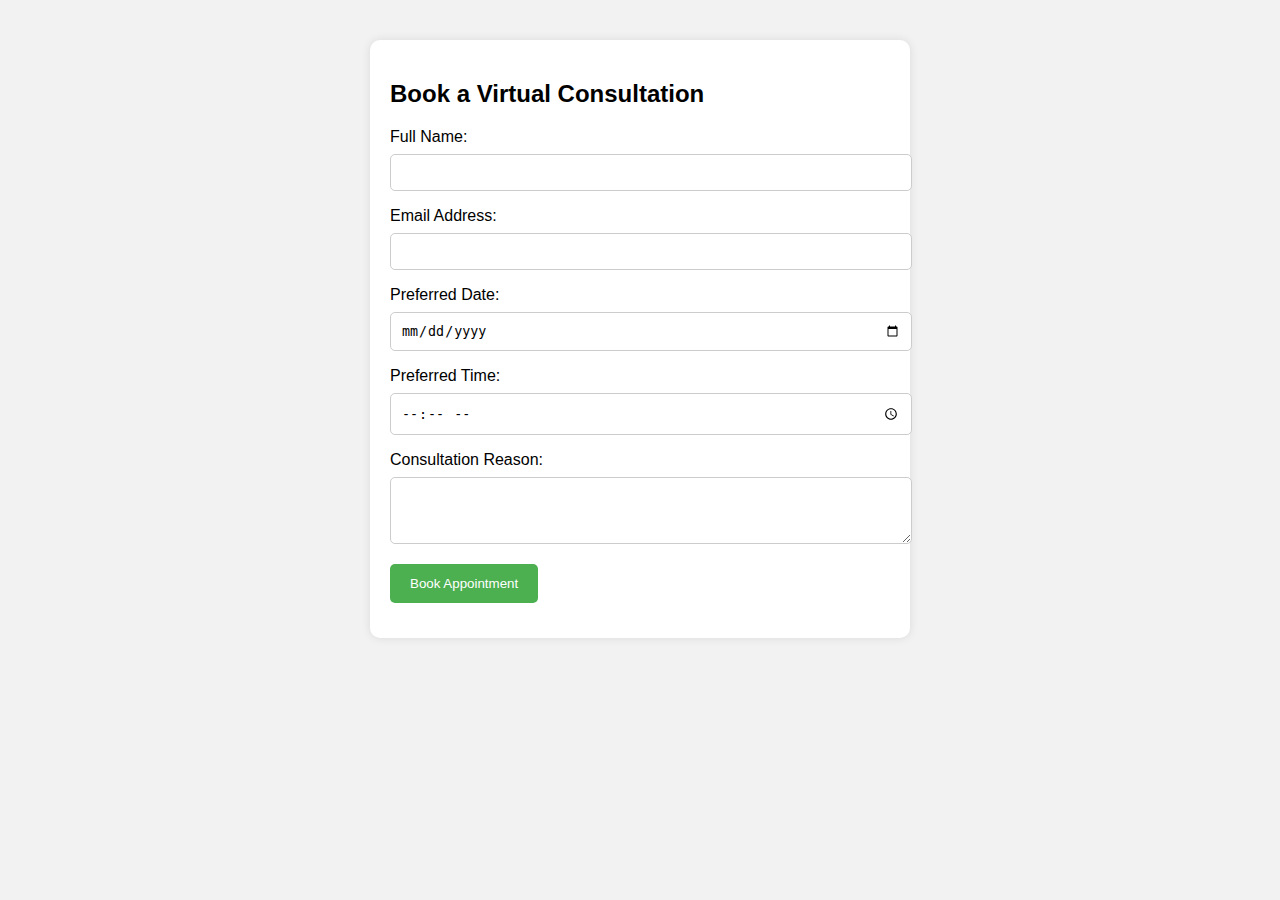
<file: appointment.html>
<!DOCTYPE html>
<html lang="en">
<head>
  <meta charset="UTF-8">
  <title>Book for Consultation</title>
  <style>
    body {
      font-family: Arial, sans-serif;
      padding: 2rem;
      background-color: #f2f2f2;
    }
    .form-container {
      max-width: 500px;
      background: white;
      padding: 20px;
      border-radius: 10px;
      margin: auto;
      box-shadow: 0 0 10px rgba(0,0,0,0.1);
    }
    input, textarea {
      width: 100%;
      padding: 10px;
      margin-top: 8px;
      margin-bottom: 16px;
      border: 1px solid #ccc;
      border-radius: 5px;
    }
    button {
      background-color: #4CAF50;
      color: white;
      padding: 12px 20px;
      border: none;
      border-radius: 5px;
      cursor: pointer;
    }
    button:hover {
      background-color: #45a049;
    }
    #booking-result {
      margin-top: 15px;
      color: green;
    }
  </style>
</head>
<body>

  <div class="form-container">
    <h2>Book a Virtual Consultation</h2>
    <form id="appointment-form">
      <label for="fullname">Full Name:</label>
      <input type="text" id="fullname" name="fullname" required>

      <label for="email">Email Address:</label>
      <input type="email" id="email" name="email" required>

      <label for="date">Preferred Date:</label>
      <input type="date" id="date" name="date" required>

      <label for="time">Preferred Time:</label>
      <input type="time" id="time" name="time" required>

      <label for="reason">Consultation Reason:</label>
      <textarea id="reason" name="reason" rows="3" required></textarea>

      <button type="submit">Book Appointment</button>
    </form>

    <div id="booking-result"></div>
  </div>

  <script>
    document.getElementById("appointment-form").addEventListener("submit", function(e) {
      e.preventDefault();

      const result = document.getElementById("booking-result");
      result.textContent = "Booking your appointment...";

      // Simulate backend booking
      setTimeout(() => {
        result.innerHTML = "<strong>Appointment booked successfully!</strong><br>We’ll contact you shortly via email.";
        this.reset();
      }, 1500);
    });
  </script>

</body>
</html>
</file>
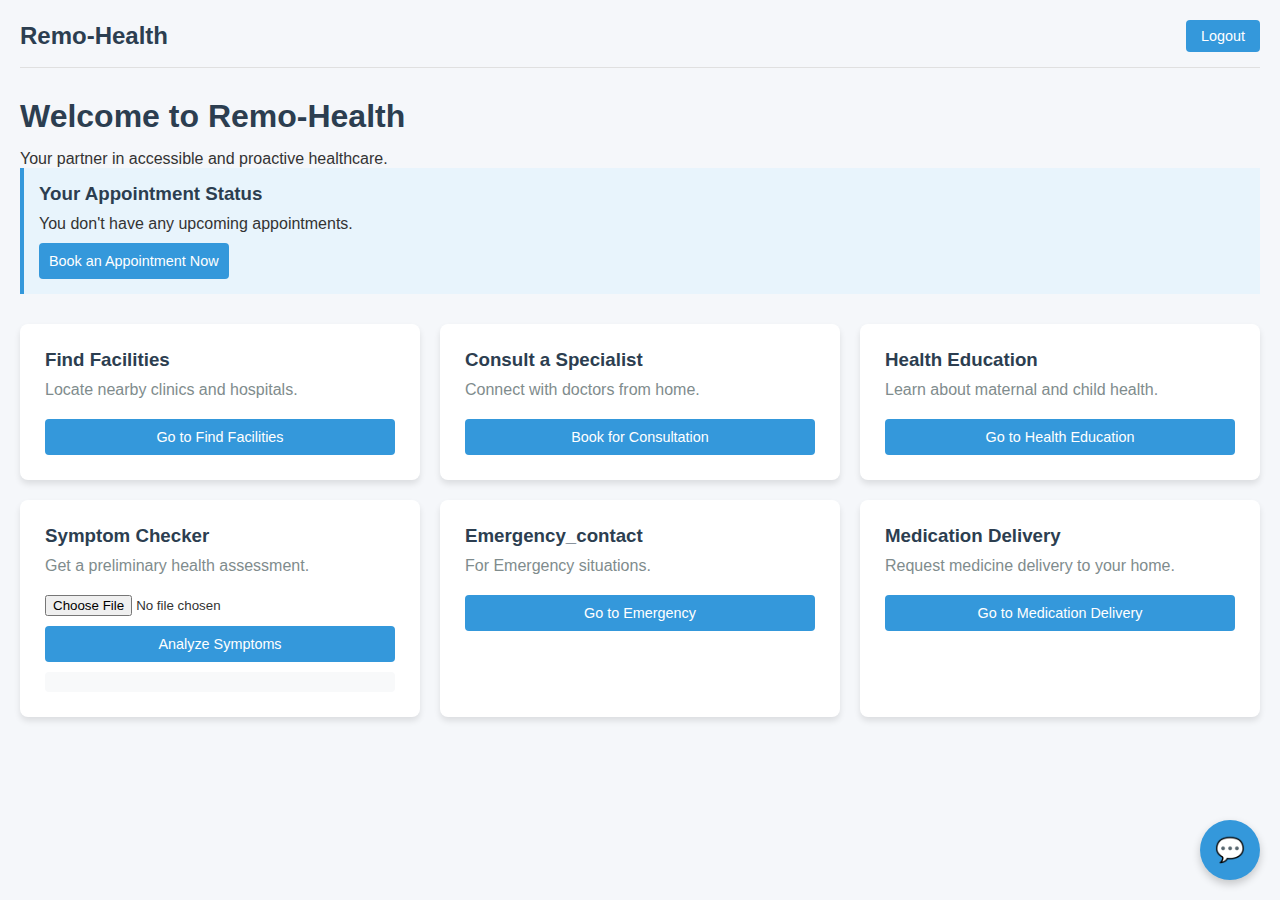
<file: dashboard.html>
<!DOCTYPE html>
<html lang="en">
<head>
  <meta charset="UTF-8" />
  <meta name="viewport" content="width=device-width, initial-scale=1" />
  <title>HealthReach Dashboard</title>
  <!-- Botpress Chat Scripts -->
  <script src="https://cdn.botpress.cloud/webchat/v3.0/inject.js" defer></script>
  <script src="https://files.bpcontent.cloud/2025/05/17/22/20250517224217-DRGP58ZI.js" defer></script>
  <style>
    * {
      box-sizing: border-box;
      font-family: 'Segoe UI', Tahoma, Geneva, Verdana, sans-serif;
      margin: 0;
      padding: 0;
    }
 
    body {
      background-color: #f5f7fa;
      color: #333;
      padding: 20px;
    }
 
    header {
      display: flex;
      justify-content: space-between;
      align-items: center;
      margin-bottom: 30px;
      padding-bottom: 15px;
      border-bottom: 1px solid #e0e0e0;
    }
 
    .logo {
      font-size: 24px;
      font-weight: bold;
      color: #2c3e50;
    }
 
    .user-menu {
      display: flex;
      align-items: center;
      gap: 15px;
    }
 
    .user-menu button {
      padding: 8px 15px;
      background-color: #3498db;
      color: white;
      border: none;
      border-radius: 4px;
      cursor: pointer;
    }
 
    h1 {
      color: #2c3e50;
      margin-bottom: 15px;
    }
 
    .card-grid {
      display: grid;
      grid-template-columns: repeat(auto-fill, minmax(300px, 1fr));
      gap: 20px;
      margin-top: 30px;
    }
 
    .card {
      background: white;
      border-radius: 8px;
      box-shadow: 0 4px 6px rgba(0, 0, 0, 0.1);
      padding: 25px;
      transition: transform 0.3s;
    }
 
    .card:hover {
      transform: translateY(-5px);
    }
 
    .card h3 {
      color: #2c3e50;
      margin-bottom: 10px;
    }
 
    .card p {
      color: #7f8c8d;
      margin-bottom: 20px;
    }
 
    button {
      width: 100%;
      padding: 10px;
      background-color: #3498db;
      color: white;
      border: none;
      border-radius: 4px;
      cursor: pointer;
      font-size: 0.9em;
      transition: background-color 0.3s;
    }
 
    button:hover {
      background-color: #2980b9;
    }
 
    input[type="file"] {
      width: 100%;
      margin-bottom: 10px;
    }
 
    #analysis-result {
      margin-top: 10px;
      padding: 10px;
      background: #f8f9fa;
      border-radius: 4px;
    }
 
    /* Appointment Tracking Card Styles */
    .appointment-status {
      background: #e8f4fc;
      border-left: 4px solid #3498db;
      padding: 15px;
      margin-bottom: 20px;
    }
 
    .appointment-status h3 {
      color: #2c3e50;
      margin-bottom: 10px;
    }
 
    .status-item {
      display: flex;
      justify-content: space-between;
      padding: 8px 0;
      border-bottom: 1px solid #e0e0e0;
    }
 
    .status-item:last-child {
      border-bottom: none;
    }
 
    .status-label {
      font-weight: 500;
    }
 
    .status-value {
      font-weight: bold;
    }
 
    .status-pending {
      color: #e67e22;
    }
 
    .status-confirmed {
      color: #2ecc71;
    }
 
    .status-cancelled {
      color: #e74c3c;
    }
    .chatbot-toggle {
  position: fixed;
  bottom: 20px;
  right: 20px;
  background-color: #3498db;
  color: white;
  border: none;
  border-radius: 50%;
  width: 60px;
  height: 60px;
  font-size: 24px;
  cursor: pointer;
  box-shadow: 0 4px 8px rgba(0,0,0,0.2);
  z-index: 999;
  display: flex;
  align-items: center;
  justify-content: center;
}
 
    @media (max-width: 768px) {
      .card-grid {
        grid-template-columns: 1fr;
      }
    }
  </style>
</head>
<body>
  <header>
    <div class="logo">Remo-Health</div>
    <div class="user-menu">
   
      <button onclick="window.location.href='index.html'">Logout</button>
    </div>
  </header>
 
  <div class="main-content">
    <h1>Welcome to Remo-Health</h1>
    <p>Your partner in accessible and proactive healthcare.</p>
 
    <!-- Appointment Status Tracking Card -->
    <div class="appointment-status" id="appointment-tracker">
      <h3>Your Appointment Status</h3>
      <div id="appointment-details">
        <p>You don't have any upcoming appointments.</p>
      </div>
    </div>
 
    <div class="card-grid">
      <div class="card">
        <h3>Find Facilities</h3>
        <p>Locate nearby clinics and hospitals.</p>
        <button id="btn-facilities">Go to Find Facilities</button>
      </div>
     
      <div class="card">
        <h3> Consult a Specialist</h3>
        <p>Connect with doctors from home.</p>
        <button id="btn-consultations">Book for Consultation</button>
      </div>
     
      <div class="card">
        <h3>Health Education</h3>
        <p>Learn about maternal and child health.</p>
        <button onclick="window.location.href='health-education.html'">Go to Health Education</button>
      </div>
     
      <div class="card">
        <h3>Symptom Checker</h3>
        <p>Get a preliminary health assessment.</p>
        <input type="file" id="image-upload" accept="image/*">
        <button id="btn-analyze">Analyze Symptoms</button>
        <div id="analysis-result"></div>
      </div>
     <div class="card">
        <h3> Emergency_contact</h3>
        <p>For Emergency situations.</p>
        <button onclick="window.location.href='Emergency_contact.html'">Go to Emergency</button>
      </div>
     
      <div class="card">
        <h3>Medication Delivery</h3>
        <p>Request medicine delivery to your home.</p>
        <button onclick="window.location.href='delivery.html'">Go to Medication Delivery</button>
      </div>
    </div>
  </div>
 <button class="chatbot-toggle" id="chatbotToggle">💬</button>
  <script>
    // Navigation and basic functionality
    document.getElementById('btn-facilities').addEventListener('click', function() {
      window.open("https://www.google.com/maps/search/health+care+facilities+near+Mthatha/", "_blank");
    });
 
    document.getElementById('btn-consultations').addEventListener('click', function() {
      window.location.href = 'book-consultation.html';
    });
 
    // Symptom checker simulation
    document.getElementById('btn-analyze').addEventListener('click', function() {
      const fileInput = document.getElementById('image-upload');
      const resultDiv = document.getElementById('analysis-result');
 
      if (!fileInput.files || fileInput.files.length === 0) {
        resultDiv.innerHTML = "<span style='color:red;'>Please upload an image first.</span>";
        return;
      }
 
      const file = fileInput.files[0];
      const reader = new FileReader();
 
      reader.onload = function(e) {
        resultDiv.innerHTML = `
          <p><strong>Image uploaded successfully.</strong></p>
          <p><em>Analyzing...</em></p>
        `;
 
        setTimeout(() => {
          resultDiv.innerHTML += `
            <p><strong>Preliminary Results:</strong></p>
            <ul>
              <li>Possible skin irritation detected</li>
              <li>No visible inflammation</li>
              <li>Recommend seeing a dermatologist</li>
            </ul>
          `;
        }, 2000);
      };
 
      reader.readAsDataURL(file);
    });
 
    // Check for existing appointments in localStorage (simulated)
    function checkAppointments() {
      const appointmentData = localStorage.getItem('currentAppointment');
      const appointmentDetails = document.getElementById('appointment-details');
     
      if (appointmentData) {
        const appointment = JSON.parse(appointmentData);
       
        let statusClass = '';
        if (appointment.status === 'Confirmed') statusClass = 'status-confirmed';
        if (appointment.status === 'Cancelled') statusClass = 'status-cancelled';
        if (appointment.status === 'Pending') statusClass = 'status-pending';
       
        appointmentDetails.innerHTML = `
          <div class="status-item">
            <span class="status-label">Date:</span>
            <span class="status-value">${appointment.date}</span>
          </div>
          <div class="status-item">
            <span class="status-label">Time:</span>
            <span class="status-value">${appointment.time}</span>
          </div>
          <div class="status-item">
            <span class="status-label">Specialist:</span>
            <span class="status-value">${appointment.specialist}</span>
          </div>
          <div class="status-item">
            <span class="status-label">Status:</span>
            <span class="status-value ${statusClass}">${appointment.status}</span>
          </div>
          ${appointment.status === 'Confirmed' ?
            '<p style="margin-top:10px;">Your appointment has been confirmed. You will receive a reminder before your appointment.</p>' :
            appointment.status === 'Cancelled' ?
            '<p style="margin-top:10px;">We\'re sorry your appointment was cancelled. Please book another time.</p>' :
            '<p style="margin-top:10px;">Your appointment is pending confirmation. You will receive an email when it\'s processed.</p>'}
        `;
      } else {
        appointmentDetails.innerHTML = `
          <p>You don't have any upcoming appointments.</p>
          <button onclick="window.location.href='book-consultation.html'"
                  style="margin-top:10px; width:auto;">
            Book an Appointment Now
          </button>
        `;
      }
    }
 
    // Check for appointment status on page load
    window.addEventListener('DOMContentLoaded', checkAppointments);
 
    // Simulate receiving real-time updates (for demo purposes)
    setInterval(checkAppointments, 5000);
  </script>
</body>
</html>
</file>
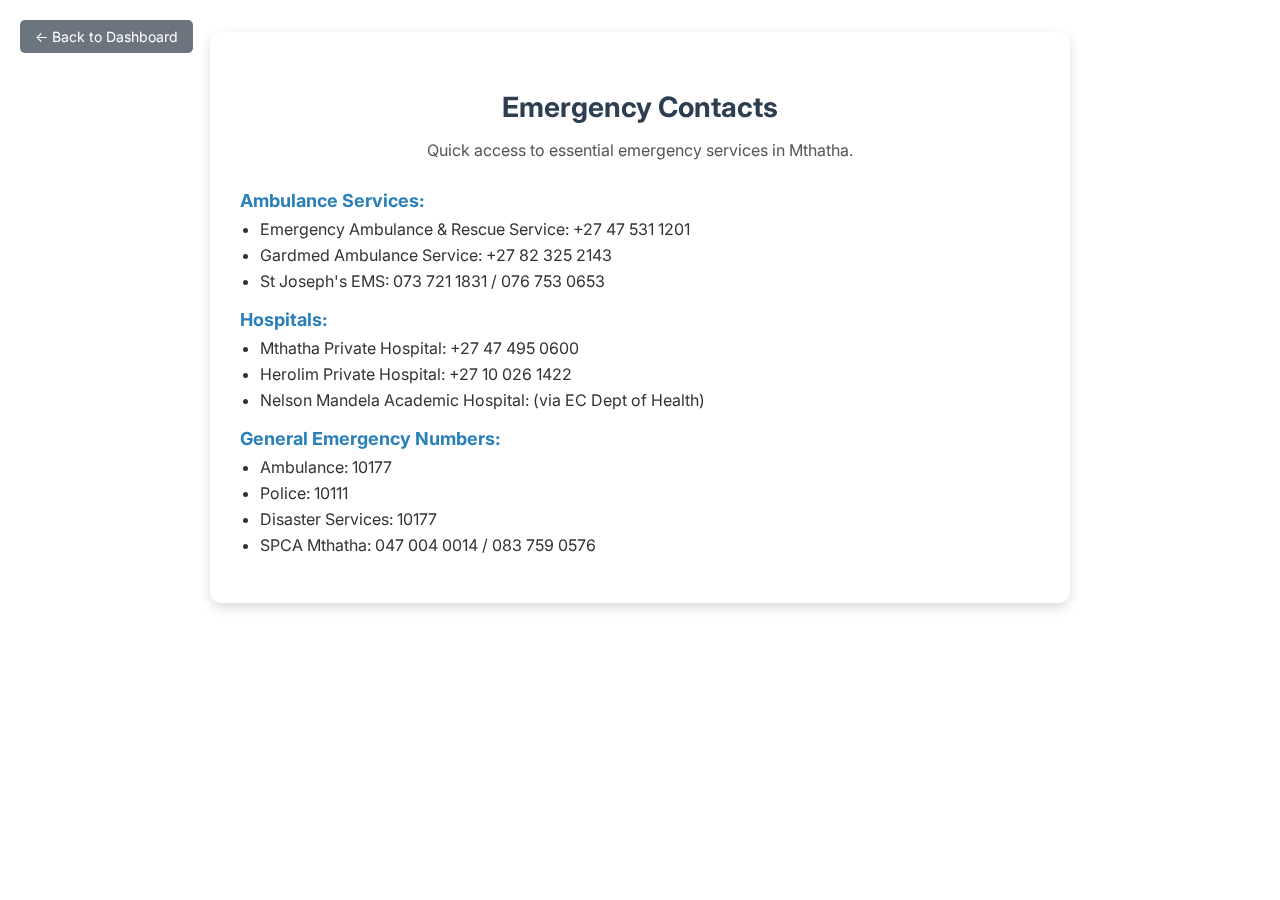
<file: Emergency_contact.html>
<!DOCTYPE html>
<html lang="en">
<head>
  <meta charset="UTF-8" />
  <meta name="viewport" content="width=device-width, initial-scale=1.0"/>
  <title>Emergency Contacts | HealthReach</title>
  <link href="https://fonts.googleapis.com/css2?family=Inter:wght@400;600&display=swap" rel="stylesheet">
  <style>
    body {
      margin: 0;
      font-family: 'Inter', sans-serif;
      background-image: url('https://cdn.pixabay.com/photo/2016/03/05/19/02/doctor-1236728_1280.jpg');
      background-size: cover;
      background-attachment: fixed;
      background-position: center;
      backdrop-filter: blur(4px);
      padding: 2rem;
    }

    .card {
      background-color: rgba(255, 255, 255, 0.95);
      border-radius: 12px;
      box-shadow: 0 4px 12px rgba(0,0,0,0.15);
      padding: 30px;
      max-width: 800px;
      margin: auto;
    }

    .card h3 {
      color: #2c3e50;
      margin-bottom: 15px;
      font-size: 28px;
      text-align: center;
    }

    .card p {
      color: #555;
      font-size: 16px;
      text-align: center;
      margin-bottom: 30px;
    }

    .card ul {
      list-style-type: none;
      padding: 0;
    }

    .card ul li {
      margin-bottom: 18px;
    }

    .card ul li strong {
      display: block;
      color: #2980b9;
      font-size: 18px;
      margin-bottom: 8px;
    }

    .card ul li ul {
      list-style-type: disc;
      padding-left: 20px;
      color: #333;
    }

    .card ul li ul li {
      margin-bottom: 6px;
    }

    button {
      display: block;
      margin: 30px auto 0;
      padding: 12px 24px;
      font-size: 16px;
      background-color: #27ae60;
      color: white;
      border: none;
      border-radius: 8px;
      cursor: pointer;
      transition: background 0.3s ease;
    }

    button:hover {
      background-color: #1e8449;
    }

    @media (max-width: 600px) {
      .card {
        padding: 20px;
      }

      .card h3 {
        font-size: 24px;
      }

      .card p, .card ul li ul li {
        font-size: 14px;
      }
    }
    /* Back button styles */
    .back-button {
      position: absolute;
      top: 20px;
      left: 20px;
      background-color: #6c757d;
      color: white;
      padding: 8px 15px;
      border: none;
      border-radius: 5px;
      cursor: pointer;
      text-decoration: none;
      font-size: 14px;
    }
    .back-button:hover {
      background-color: #5a6268;
    }
  </style>
</head>
<body>
  <div class="card">
    <a href="dashboard.html" class="back-button">← Back to Dashboard</a>
    <h3>Emergency Contacts</h3>
    <p>Quick access to essential emergency services in Mthatha.</p>
    <ul>
      <li><strong>Ambulance Services:</strong>
        <ul>
          <li>Emergency Ambulance & Rescue Service: +27 47 531 1201</li>
          <li>Gardmed Ambulance Service: +27 82 325 2143</li>
          <li>St Joseph's EMS: 073 721 1831 / 076 753 0653</li>
        </ul>
      </li>
      <li><strong>Hospitals:</strong>
        <ul>
          <li>Mthatha Private Hospital: +27 47 495 0600</li>
          <li>Herolim Private Hospital: +27 10 026 1422</li>
          <li>Nelson Mandela Academic Hospital: (via EC Dept of Health)</li>
        </ul>
      </li>
      <li><strong>General Emergency Numbers:</strong>
        <ul>
          <li>Ambulance: 10177</li>
          <li>Police: 10111</li>
          <li>Disaster Services: 10177</li>
          <li>SPCA Mthatha: 047 004 0014 / 083 759 0576</li>
        </ul>
      </li>
    </ul>
    
  </div>
</body>
</html>
</file>
